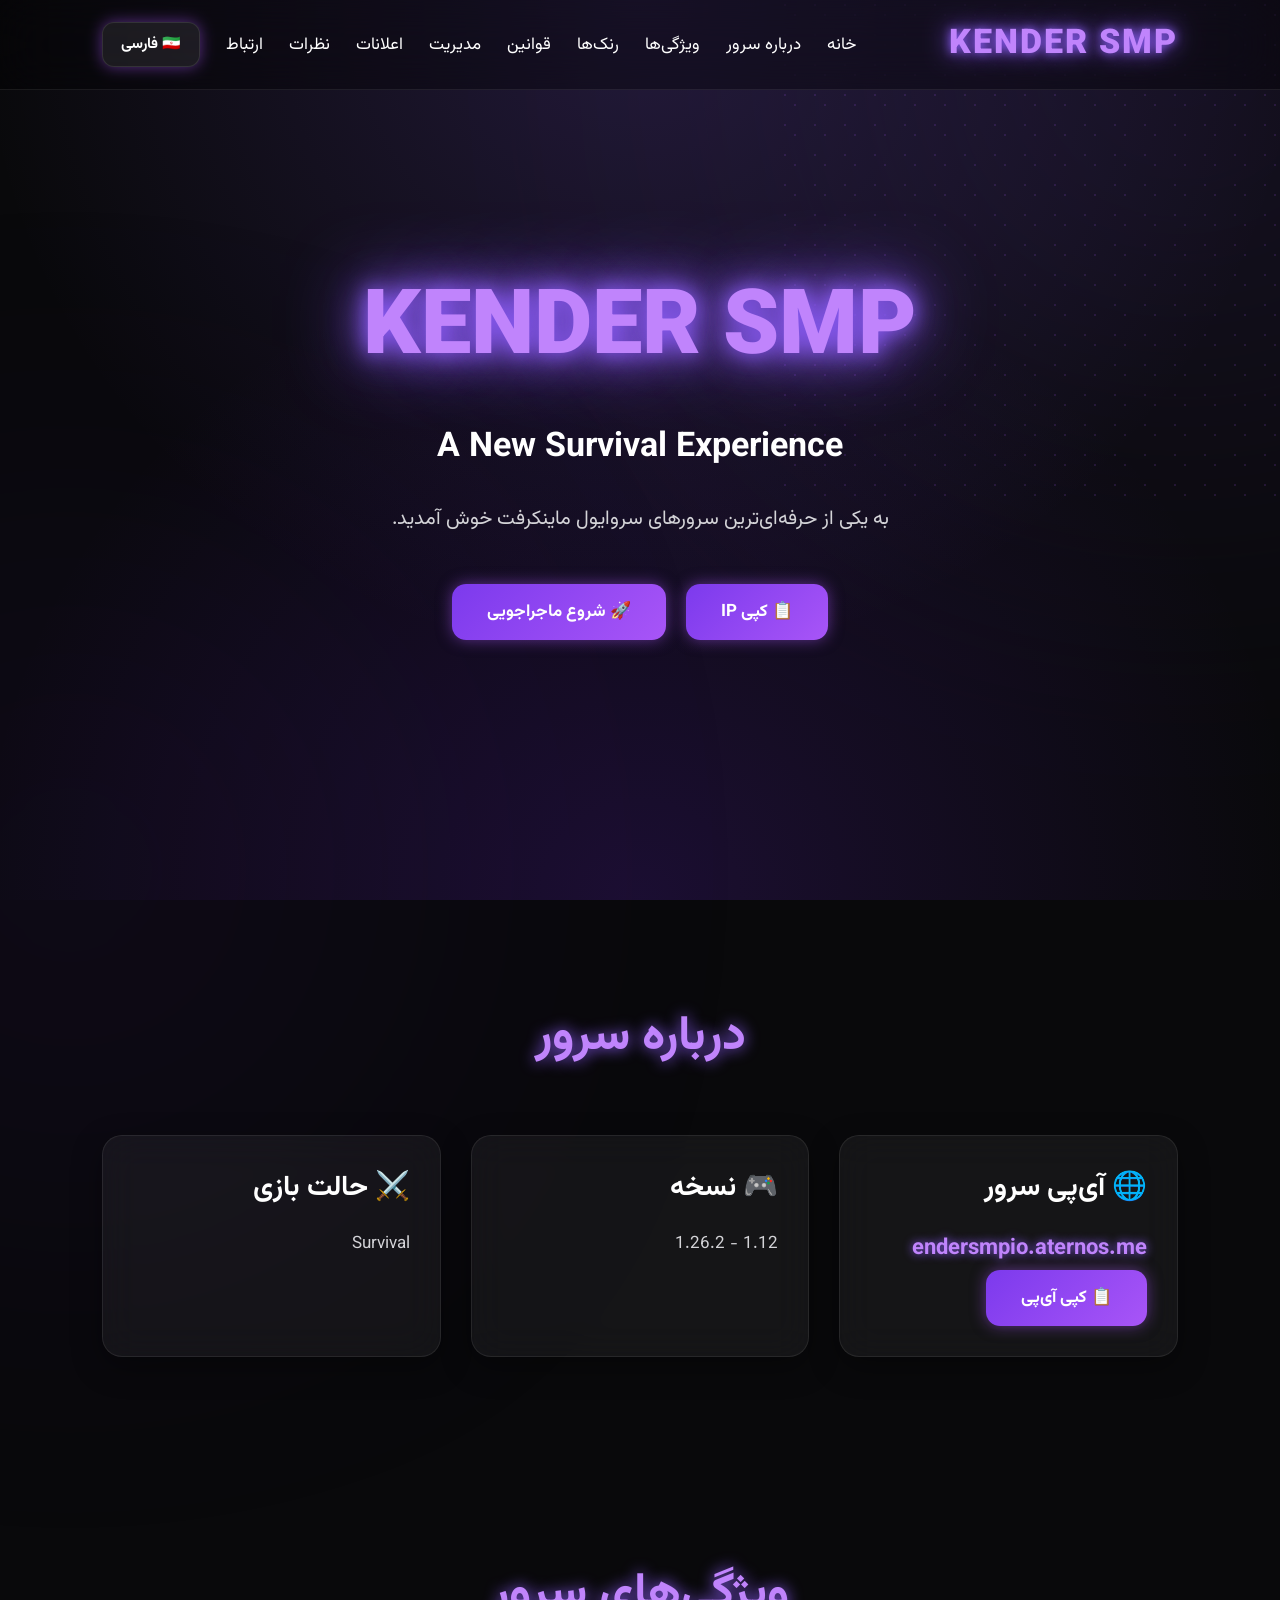
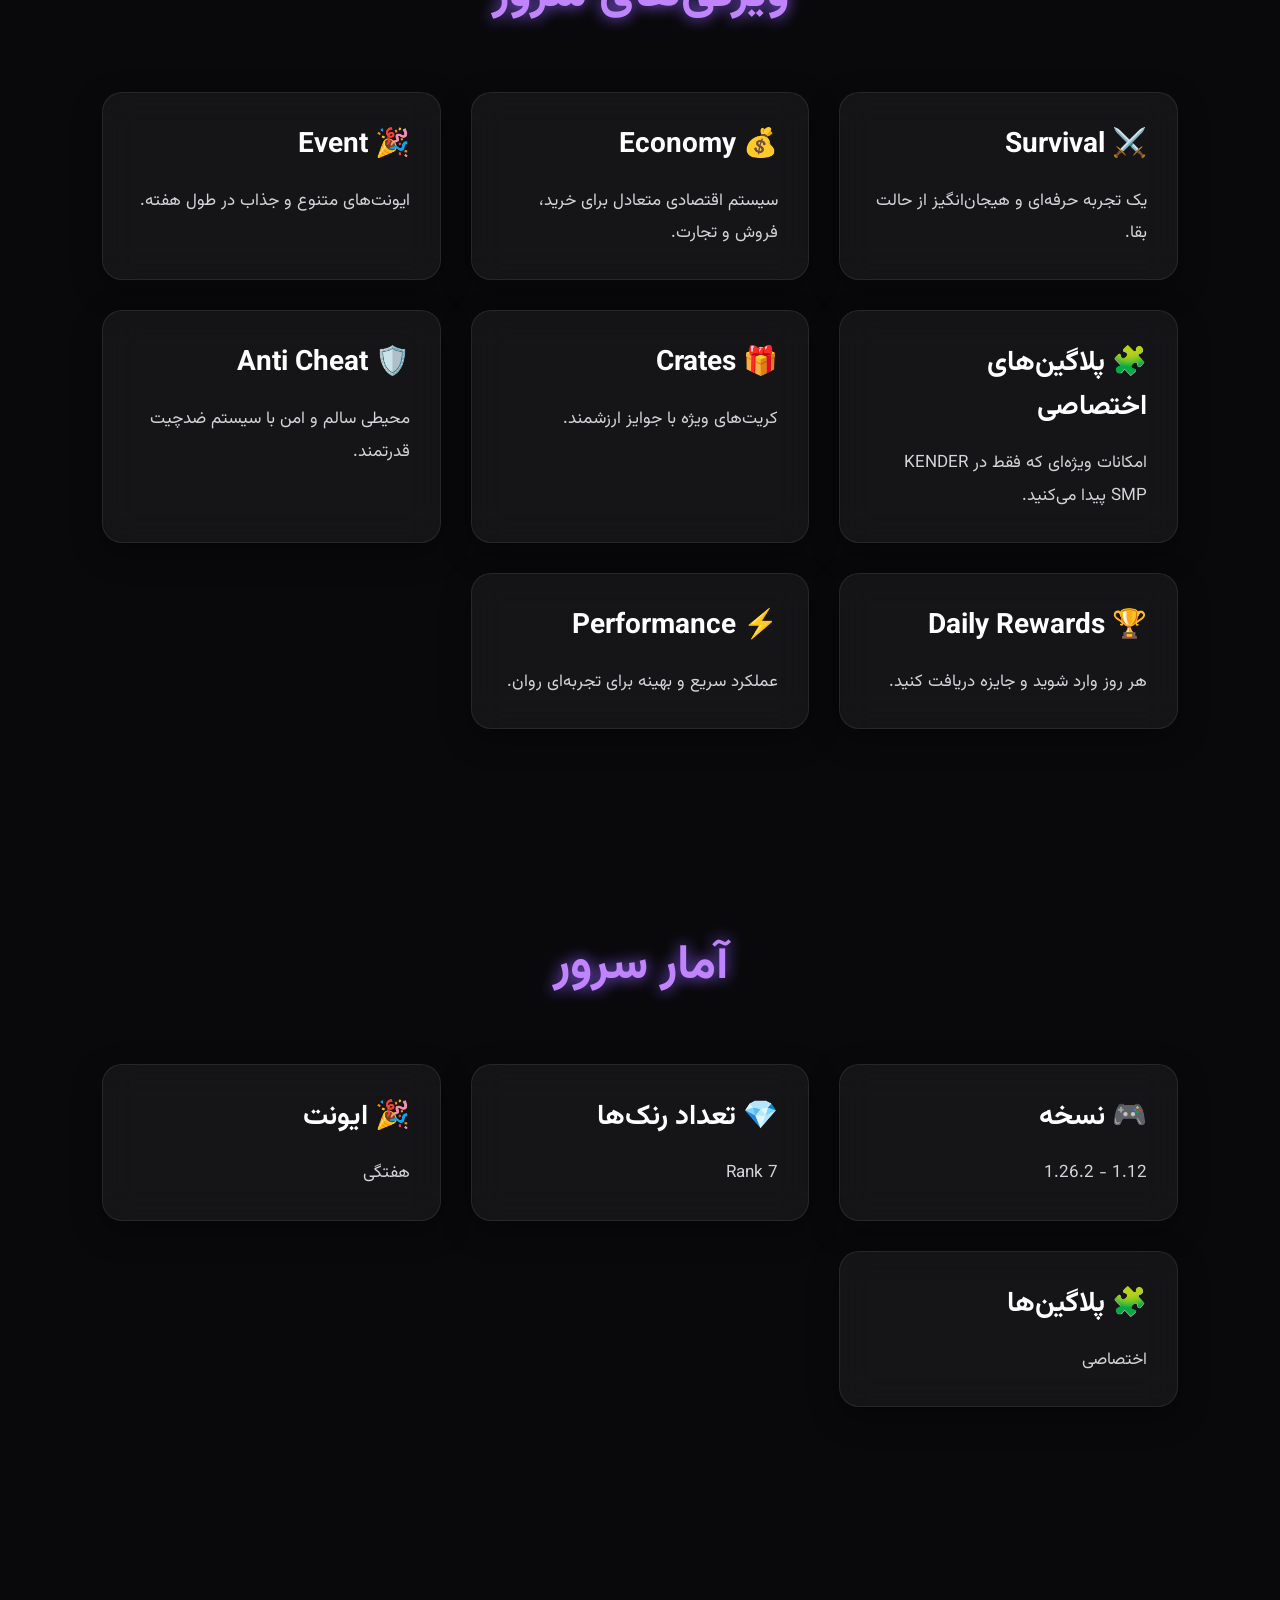
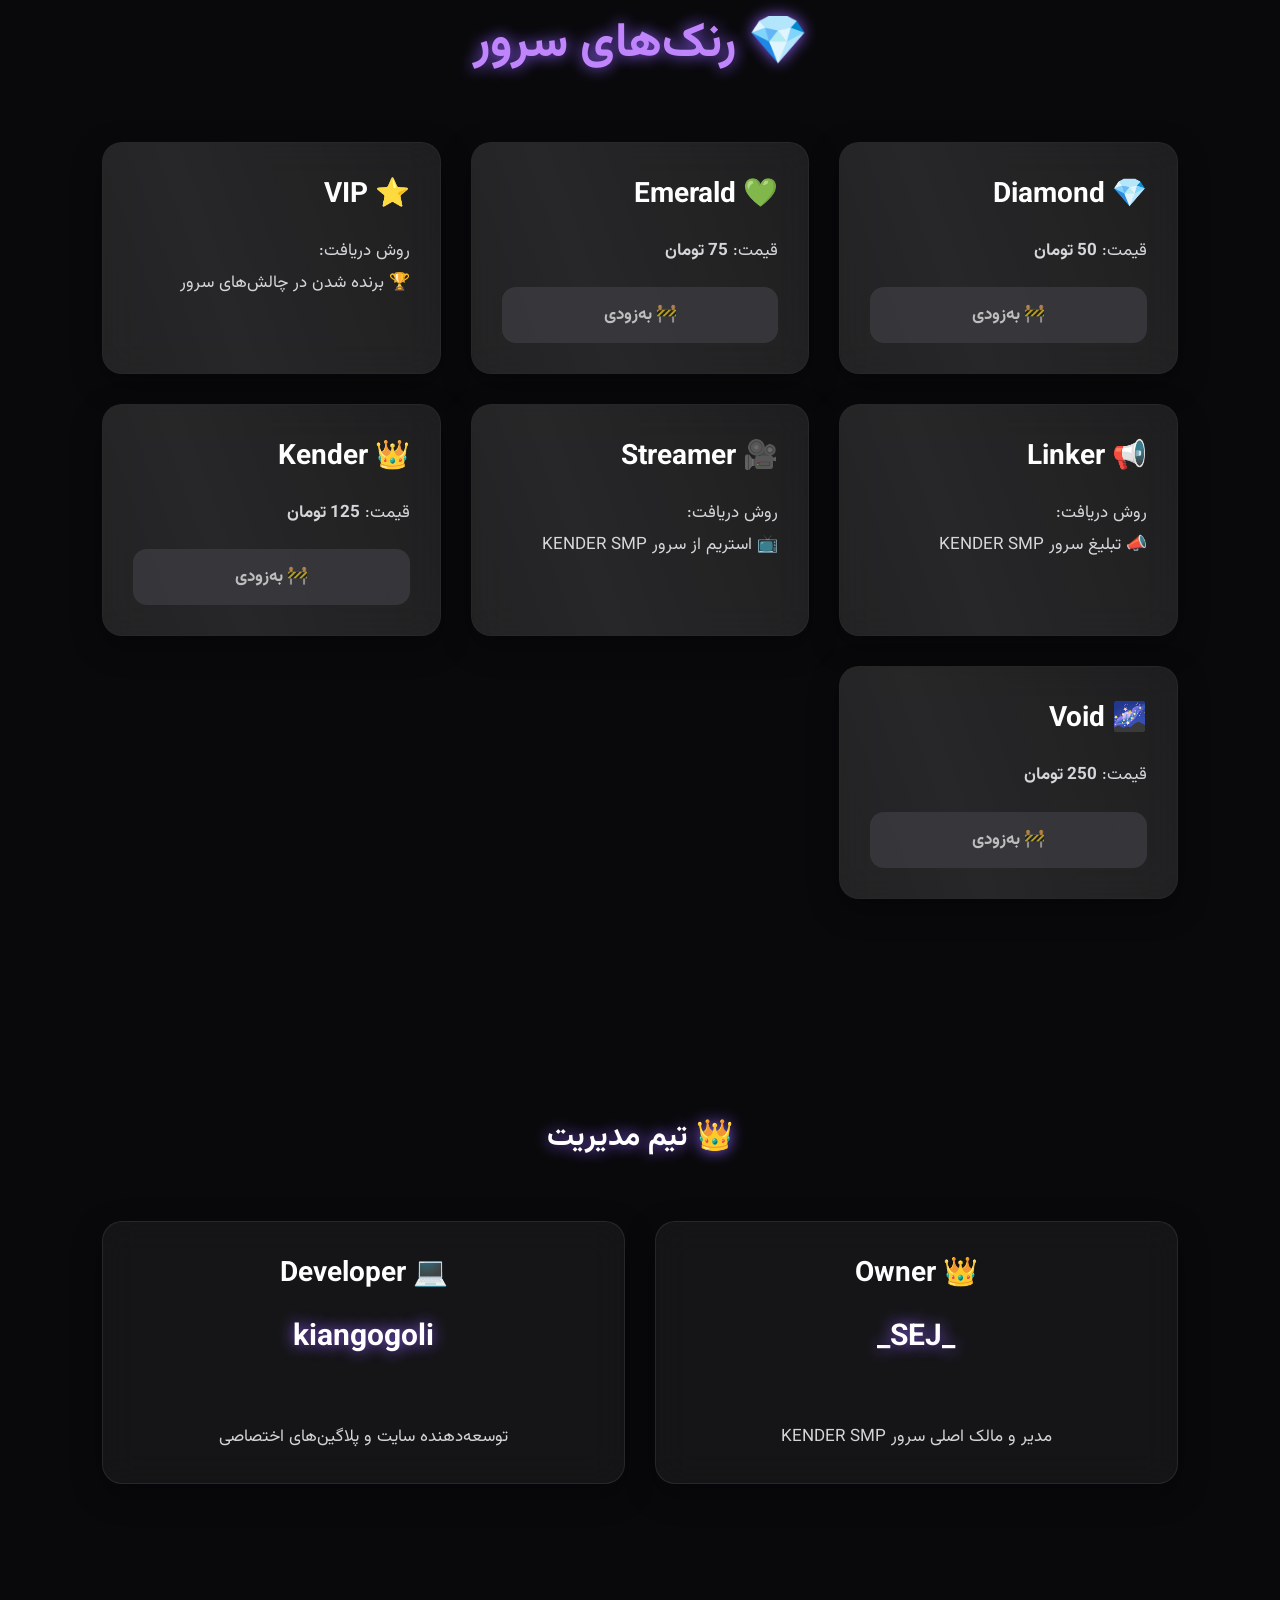
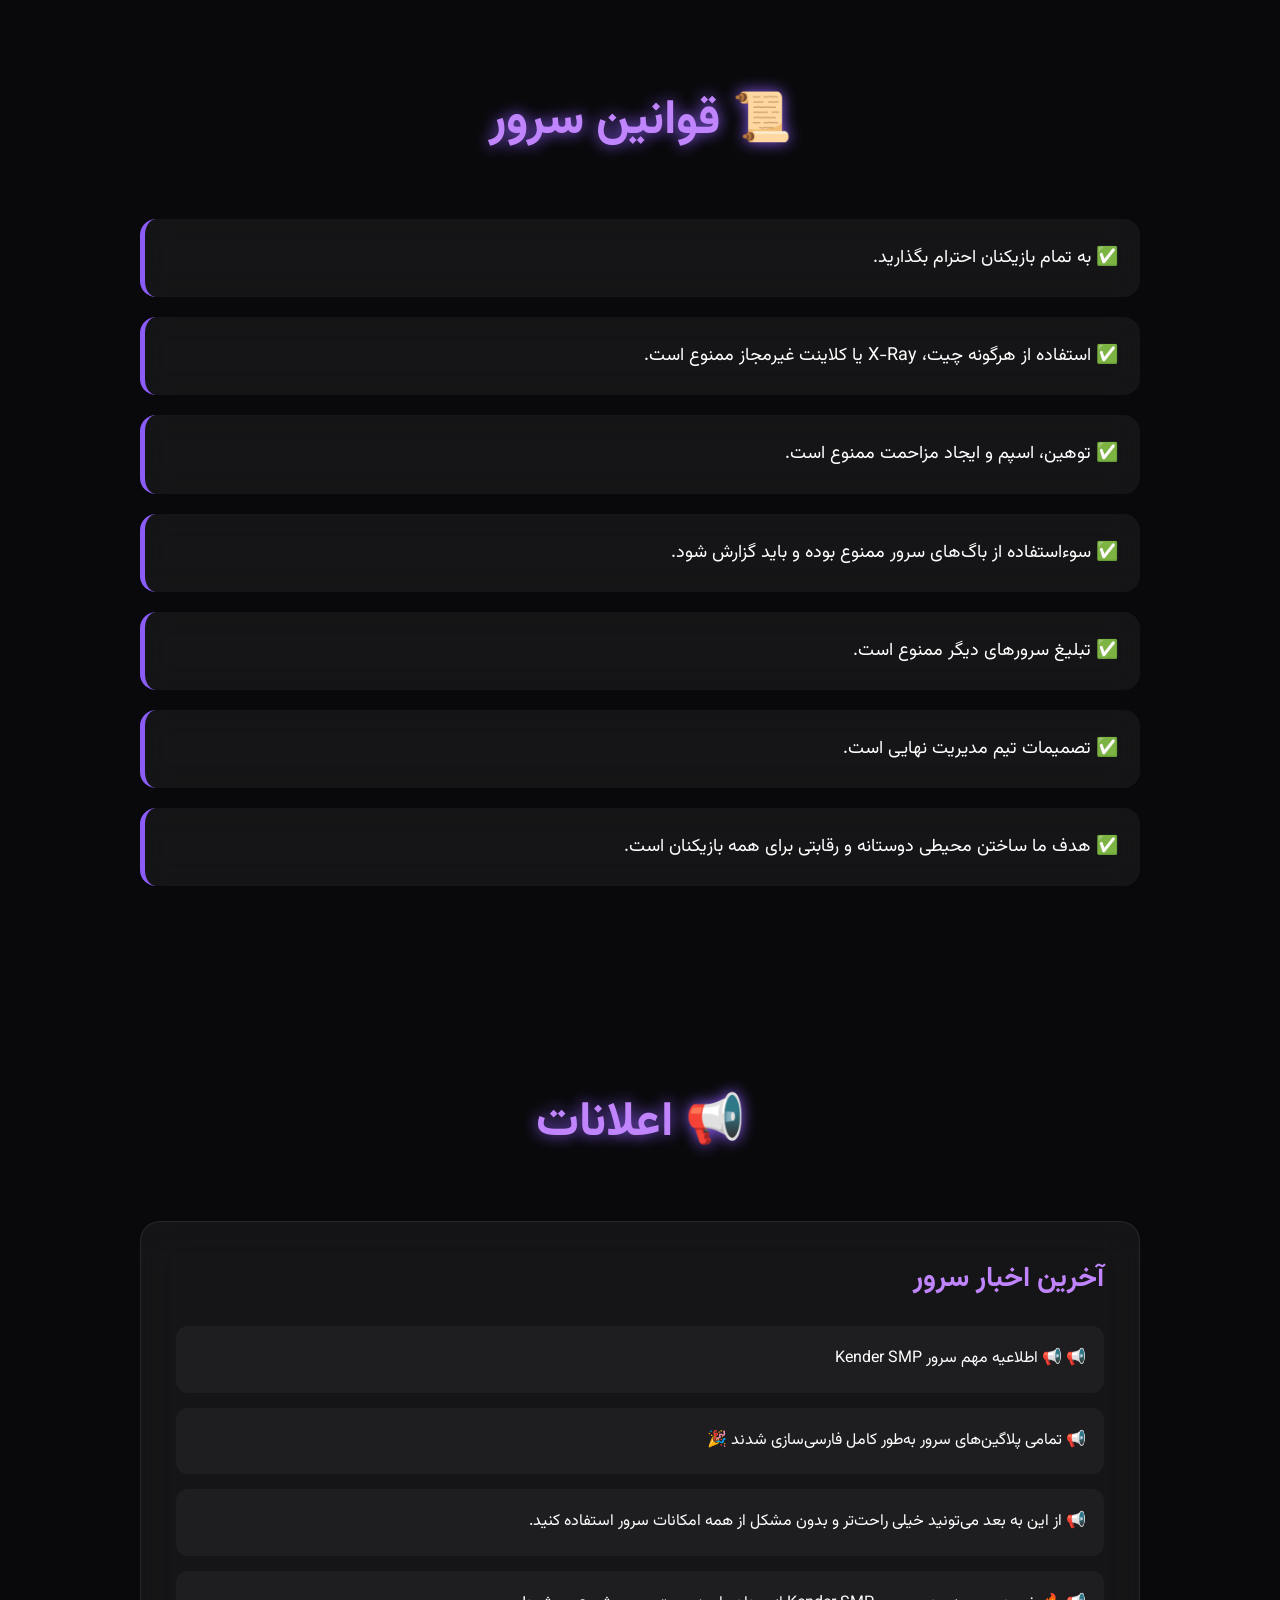
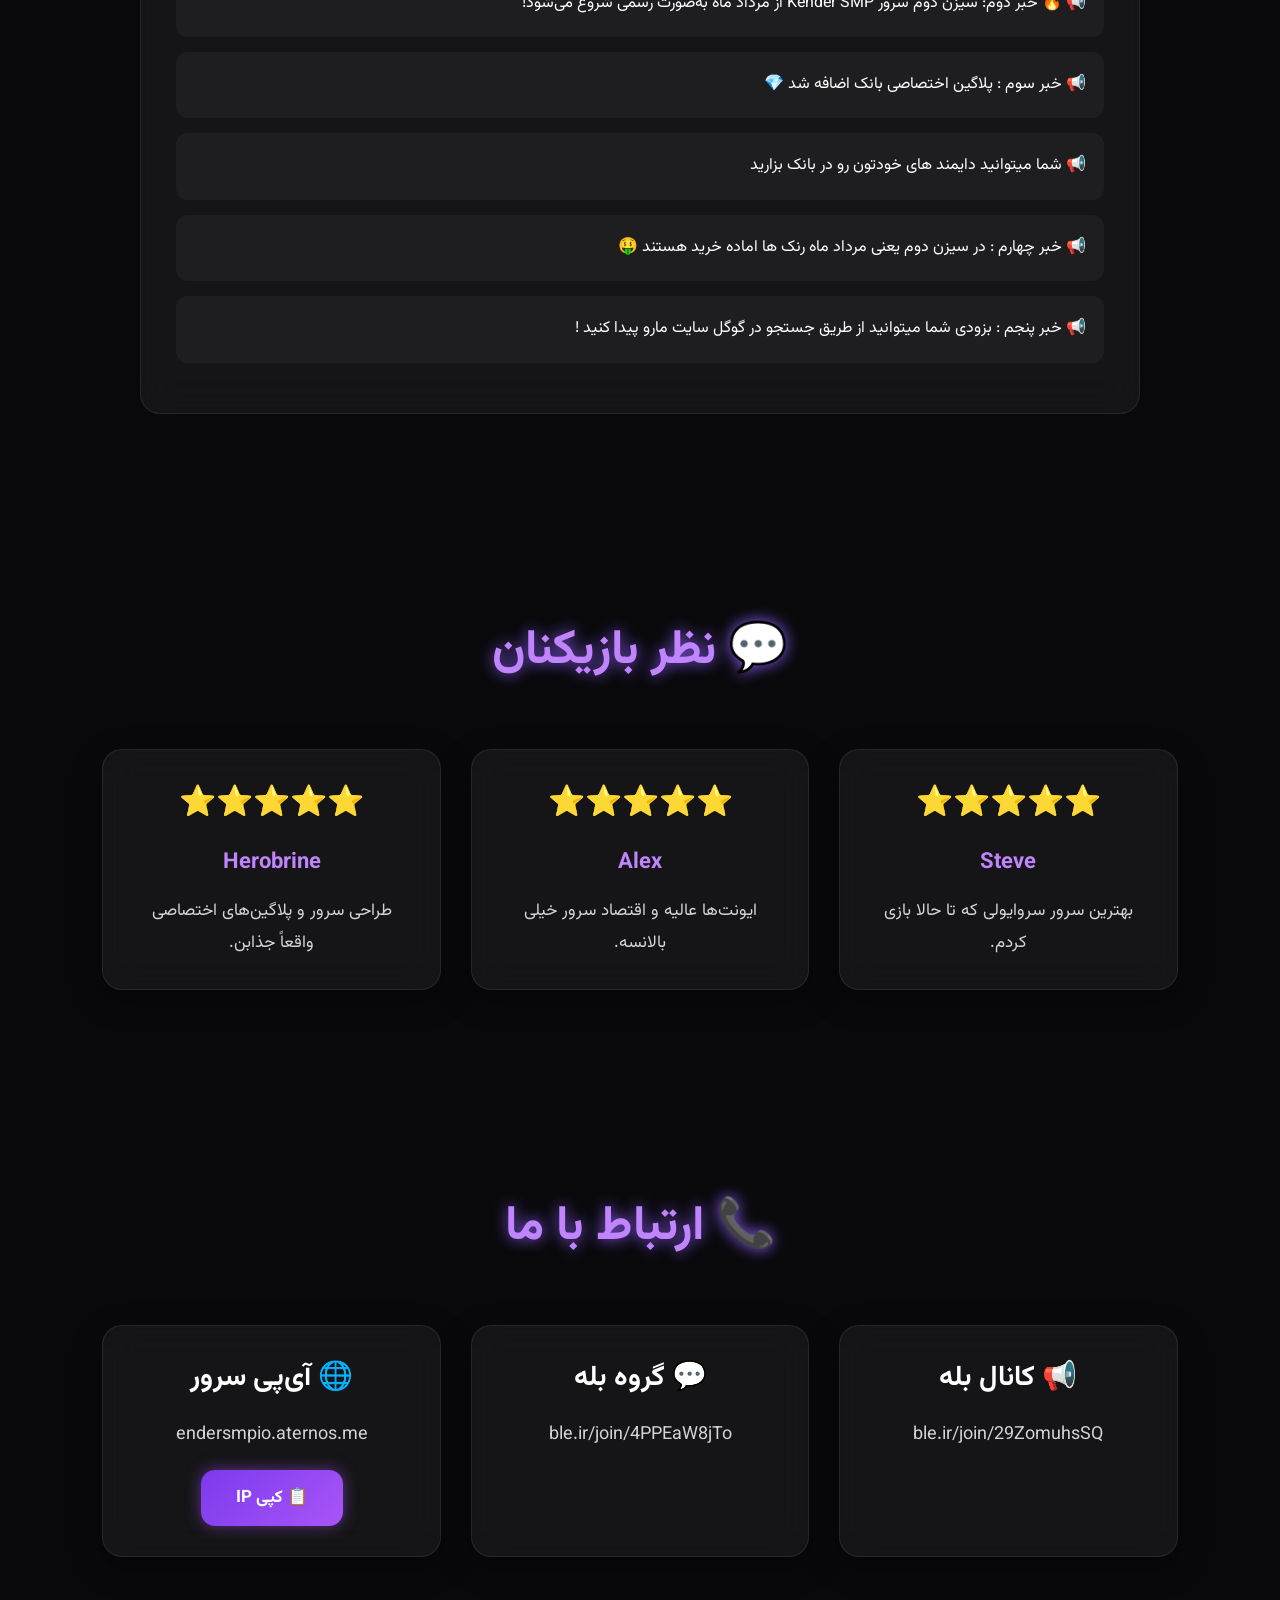
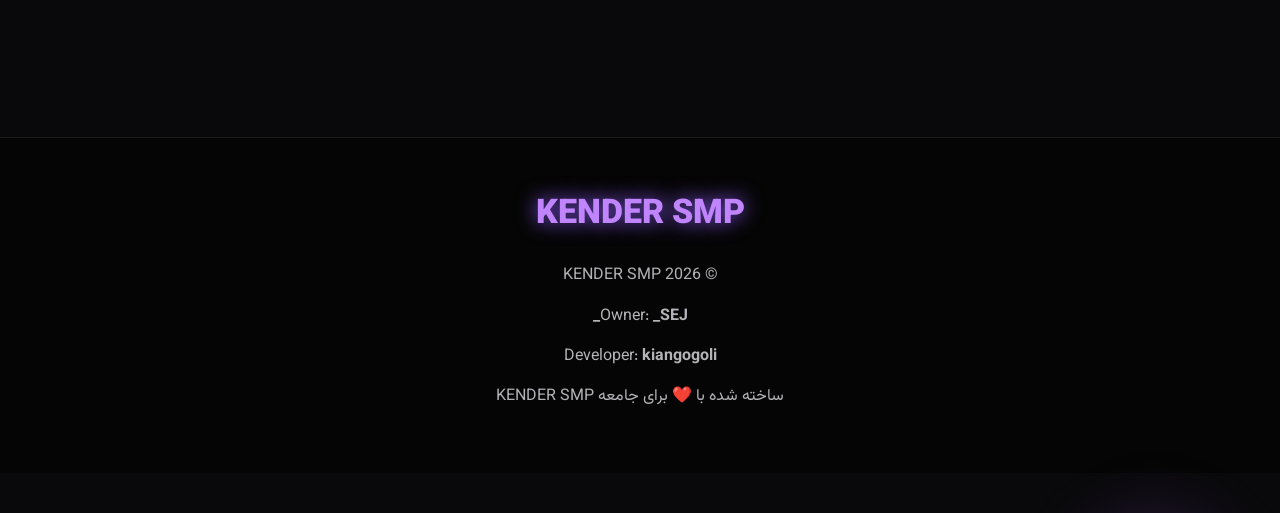
<file: index.html>
<!DOCTYPE html>
<html lang="fa" dir="rtl">

<head>
<meta charset="UTF-8">
<meta name="viewport" content="width=device-width, initial-scale=1.0">

<title>KENDER SMP | Official Website</title>

<meta name="description" content="وبسایت رسمی سرور KENDER SMP">

<link rel="stylesheet" href="style.css">

<link rel="preconnect" href="https://fonts.googleapis.com">
<link rel="preconnect" href="https://fonts.gstatic.com" crossorigin>

<link href="https://fonts.googleapis.com/css2?family=Vazirmatn:wght@300;400;500;700;900&display=swap" rel="stylesheet">

<link rel="icon" href="favicon.png">

</head>

<body>

<div class="background"></div>

<div class="particles"></div>

<nav>

<div class="logo">
KENDER SMP
</div>

<ul>

<li><a href="#home">خانه</a></li>

<li><a href="#about">درباره سرور</a></li>

<li><a href="#features">ویژگی‌ها</a></li>

<li><a href="#ranks">رنک‌ها</a></li>

<li><a href="#rules">قوانین</a></li>

<li><a href="#staff">مدیریت</a></li>

<li><a href="#news">اعلانات</a></li>

<li><a href="#reviews">نظرات</a></li>

<li><a href="#contact">ارتباط</a></li>

<li>
<button id="languageButton">
🇮🇷 فارسی
</button>
</li>

</ul>

</nav>

<header id="home">

<div class="hero">

<h1>
KENDER SMP
</h1>

<h2>
A New Survival Experience
</h2>

<p>

به یکی از حرفه‌ای‌ترین سرورهای سروایول ماینکرفت خوش آمدید.

</p>

<div class="heroButtons">

<button onclick="copyIP()">

📋 کپی IP

</button>

<a href="#about">

<button>

🚀 شروع ماجراجویی

</button>

</a>

</div>

</div>

</header><!-- ===== About ===== -->

<section id="about">

<h2>درباره سرور</h2>

<div class="cards">

<div class="card">

<h3>🌐 آی‌پی سرور</h3>

<p id="ip">
endersmpio.aternos.me
</p>

<button onclick="copyIP()">
📋 کپی آی‌پی
</button>

</div>

<div class="card">

<h3>🎮 نسخه</h3>

<p>

1.12 - 1.26.2

</p>

</div>

<div class="card">

<h3>⚔️ حالت بازی</h3>

<p>

Survival

</p>

</div>

</div>

</section>

<!-- ===== Features ===== -->

<section id="features">

<h2>

ویژگی‌های سرور

</h2>

<div class="cards">

<div class="card">

<h3>⚔️ Survival</h3>

<p>

یک تجربه حرفه‌ای و هیجان‌انگیز از حالت بقا.

</p>

</div>

<div class="card">

<h3>💰 Economy</h3>

<p>

سیستم اقتصادی متعادل برای خرید، فروش و تجارت.

</p>

</div>

<div class="card">

<h3>🎉 Event</h3>

<p>

ایونت‌های متنوع و جذاب در طول هفته.

</p>

</div>

<div class="card">

<h3>🧩 پلاگین‌های اختصاصی</h3>

<p>

امکانات ویژه‌ای که فقط در KENDER SMP پیدا می‌کنید.

</p>

</div>

<div class="card">

<h3>🎁 Crates</h3>

<p>

کریت‌های ویژه با جوایز ارزشمند.

</p>

</div>

<div class="card">

<h3>🛡️ Anti Cheat</h3>

<p>

محیطی سالم و امن با سیستم ضدچیت قدرتمند.

</p>

</div>

<div class="card">

<h3>🏆 Daily Rewards</h3>

<p>

هر روز وارد شوید و جایزه دریافت کنید.

</p>

</div>

<div class="card">

<h3>⚡ Performance</h3>

<p>

عملکرد سریع و بهینه برای تجربه‌ای روان.

</p>

</div>

</div>

</section>

<!-- ===== Stats ===== -->

<section id="stats">

<h2>

آمار سرور

</h2>

<div class="cards">

<div class="card">

<h3>

🎮 نسخه

</h3>

<p>

1.12 - 1.26.2

</p>

</div>

<div class="card">

<h3>

💎 تعداد رنک‌ها

</h3>

<p>

7 Rank

</p>

</div>

<div class="card">

<h3>

🎉 ایونت

</h3>

<p>

هفتگی

</p>

</div>

<div class="card">

<h3>

🧩 پلاگین‌ها

</h3>

<p>

اختصاصی

</p>

</div>

</div>

</section><!-- ===== Ranks ===== -->

<section id="ranks">

<h2>💎 رنک‌های سرور</h2>

<div class="cards">

<div class="card">
<h3>💎 Diamond</h3>
<p>قیمت: <strong>50 تومان</strong></p>
<button disabled>🚧 به‌زودی</button>
</div>

<div class="card">
<h3>💚 Emerald</h3>
<p>قیمت: <strong>75 تومان</strong></p>
<button disabled>🚧 به‌زودی</button>
</div>

<div class="card">
<h3>⭐ VIP</h3>
<p>روش دریافت:</p>
<p>🏆 برنده شدن در چالش‌های سرور</p>
</div>

<div class="card">
<h3>📢 Linker</h3>
<p>روش دریافت:</p>
<p>📣 تبلیغ سرور KENDER SMP</p>
</div>

<div class="card">
<h3>🎥 Streamer</h3>
<p>روش دریافت:</p>
<p>📺 استریم از سرور KENDER SMP</p>
</div>

<div class="card">
<h3>👑 Kender</h3>
<p>قیمت: <strong>125 تومان</strong></p>
<button disabled>🚧 به‌زودی</button>
</div>

<div class="card">
<h3>🌌 Void</h3>
<p>قیمت: <strong>250 تومان</strong></p>
<button disabled>🚧 به‌زودی</button>
</div>

</div>

</section>

<!-- ===== Staff ===== -->

<section id="staff">

<h2>👑 تیم مدیریت</h2>

<div class="cards">

<div class="card">

<h3>👑 Owner</h3>

<h2>_SEJ_</h2>

<p>مدیر و مالک اصلی سرور KENDER SMP</p>

</div>

<div class="card">

<h3>💻 Developer</h3>

<h2>kiangogoli</h2>

<p>توسعه‌دهنده سایت و پلاگین‌های اختصاصی</p>

</div>

</div>

</section>

<!-- ===== Rules ===== -->

<section id="rules">

<h2>📜 قوانین سرور</h2>

<div class="rules">

<p>✅ به تمام بازیکنان احترام بگذارید.</p>

<p>✅ استفاده از هرگونه چیت، X-Ray یا کلاینت غیرمجاز ممنوع است.</p>

<p>✅ توهین، اسپم و ایجاد مزاحمت ممنوع است.</p>

<p>✅ سوءاستفاده از باگ‌های سرور ممنوع بوده و باید گزارش شود.</p>

<p>✅ تبلیغ سرورهای دیگر ممنوع است.</p>

<p>✅ تصمیمات تیم مدیریت نهایی است.</p>

<p>✅ هدف ما ساختن محیطی دوستانه و رقابتی برای همه بازیکنان است.</p>

</div>

</section><!-- ===== Announcements ===== -->

<section id="news">

<h2>📢 اعلانات</h2>

<div class="announcementBox">

<h3>آخرین اخبار سرور</h3>

<div id="announcementList">

<p>در حال دریافت اعلانات...</p>

</div>

</div>

</section>

<!-- ===== Reviews ===== -->

<section id="reviews">

<h2>💬 نظر بازیکنان</h2>

<div class="cards">

<div class="card">

<h3>⭐⭐⭐⭐⭐</h3>

<h4>Steve</h4>

<p>

بهترین سرور سروایولی که تا حالا بازی کردم.

</p>

</div>

<div class="card">

<h3>⭐⭐⭐⭐⭐</h3>

<h4>Alex</h4>

<p>

ایونت‌ها عالیه و اقتصاد سرور خیلی بالانسه.

</p>

</div>

<div class="card">

<h3>⭐⭐⭐⭐⭐</h3>

<h4>Herobrine</h4>

<p>

طراحی سرور و پلاگین‌های اختصاصی واقعاً جذابن.

</p>

</div>

</div>

</section>

<!-- ===== Contact ===== -->

<section id="contact">

<h2>📞 ارتباط با ما</h2>

<div class="cards">

<div class="card">

<h3>📢 کانال بله</h3>

<p>

ble.ir/join/29ZomuhsSQ

</p>

</div>

<div class="card">

<h3>💬 گروه بله</h3>

<p>

ble.ir/join/4PPEaW8jTo

</p>

</div>

<div class="card">

<h3>🌐 آی‌پی سرور</h3>

<p>

endersmpio.aternos.me

</p>

<button onclick="copyIP()">

📋 کپی IP

</button>

</div>

</div>

</section>

<!-- ===== Footer ===== -->

<footer>

<div class="footerLogo">

KENDER SMP

</div>

<p>

© 2026 KENDER SMP

</p>

<p>

Owner: <strong>_SEJ_</strong>

</p>

<p>

Developer: <strong>kiangogoli</strong>

</p>

<p>

ساخته شده با ❤️ برای جامعه KENDER SMP

</p>

</footer>

<script src="script.js"></script>

</body>

</html>
</file>
<file: style.css>
/* ===================================
      KENDER SMP Official Website
          STYLE.CSS
=================================== */

*{
margin:0;
padding:0;
box-sizing:border-box;
font-family:"Vazirmatn",sans-serif;
scroll-behavior:smooth;
}

body{

background:#09090b;

color:#ffffff;

overflow-x:hidden;

}

/* Scrollbar */

::-webkit-scrollbar{

width:10px;

}

::-webkit-scrollbar-track{

background:#0b0b0b;

}

::-webkit-scrollbar-thumb{

background:#8b5cf6;

border-radius:50px;

}

::-webkit-scrollbar-thumb:hover{

background:#a855f7;

}

/* Background */

.background{

position:fixed;

top:0;

left:0;

width:100%;

height:100%;

z-index:-5;

background:

radial-gradient(circle at top,#8b5cf630,transparent 60%),

radial-gradient(circle at bottom,#6d28d930,transparent 60%),

#09090b;

}

/* Floating Particles */

.particles{

position:fixed;

top:0;

left:0;

width:100%;

height:100%;

pointer-events:none;

z-index:-4;

overflow:hidden;

}

.particles::before,

.particles::after{

content:"";

position:absolute;

width:500px;

height:500px;

background:radial-gradient(#a855f7 1px,transparent 1px);

background-size:30px 30px;

opacity:.15;

animation:particleMove 45s linear infinite;

}

.particles::after{

animation-duration:70s;

transform:rotate(180deg);

}

@keyframes particleMove{

0%{

transform:translateY(0);

}

100%{

transform:translateY(-1000px);

}

}

/* Navbar */

nav{

position:fixed;

top:0;

left:0;

width:100%;

display:flex;

justify-content:space-between;

align-items:center;

padding:18px 8%;

background:rgba(0,0,0,.35);

backdrop-filter:blur(18px);

border-bottom:1px solid rgba(255,255,255,.08);

z-index:999;

transition:.35s;

}

.logo{

font-size:34px;

font-weight:900;

letter-spacing:2px;

color:#c084fc;

text-shadow:

0 0 10px #8b5cf6,

0 0 25px #8b5cf6;

animation:logoFloat 4s ease infinite;

}

@keyframes logoFloat{

0%,100%{

transform:translateY(0);

}

50%{

transform:translateY(-6px);

}

}

nav ul{

display:flex;

align-items:center;

gap:26px;

list-style:none;

}

nav ul li a{

color:white;

text-decoration:none;

font-size:17px;

transition:.3s;

position:relative;

}

nav ul li a:hover{

color:#c084fc;

}

nav ul li a::after{

content:"";

position:absolute;

bottom:-6px;

left:0;

width:0;

height:2px;

background:#a855f7;

transition:.35s;

}

nav ul li a:hover::after{

width:100%;

}/* ================= Hero ================= */

header{

height:100vh;

display:flex;

justify-content:center;

align-items:center;

text-align:center;

padding:0 20px;

}

.hero{

max-width:900px;

animation:fadeUp 1s ease;

}

.hero h1{

font-size:90px;

font-weight:900;

color:#c084fc;

text-shadow:

0 0 20px #8b5cf6,

0 0 40px #8b5cf6,

0 0 80px #8b5cf6;

margin-bottom:20px;

}

.hero h2{

font-size:34px;

font-weight:700;

margin-bottom:25px;

color:#ffffff;

}

.hero p{

font-size:20px;

line-height:2;

color:#d4d4d8;

margin-bottom:45px;

}

.heroButtons{

display:flex;

justify-content:center;

gap:20px;

flex-wrap:wrap;

}

/* ================= Buttons ================= */

button{

padding:15px 35px;

border:none;

border-radius:14px;

background:linear-gradient(135deg,#7c3aed,#a855f7);

color:#fff;

font-size:17px;

font-weight:700;

cursor:pointer;

transition:.35s;

box-shadow:

0 0 15px rgba(168,85,247,.5);

}

button:hover{

transform:translateY(-6px);

box-shadow:

0 0 25px #8b5cf6,

0 0 45px #8b5cf6;

}

button:disabled{

background:#3f3f46;

cursor:not-allowed;

box-shadow:none;

opacity:.75;

}

/* ================= Sections ================= */

section{

padding:100px 8%;

}

section h2{

text-align:center;

font-size:48px;

margin-bottom:60px;

color:#c084fc;

text-shadow:

0 0 15px #8b5cf6;

}

/* ================= Cards ================= */

.cards{

display:grid;

grid-template-columns:repeat(auto-fit,minmax(280px,1fr));

gap:30px;

}

.card{

background:rgba(255,255,255,.05);

backdrop-filter:blur(18px);

border:1px solid rgba(255,255,255,.08);

border-radius:20px;

padding:30px;

transition:.4s;

box-shadow:

0 10px 30px rgba(0,0,0,.35);

}

.card:hover{

transform:translateY(-10px) scale(1.03);

border-color:#a855f7;

box-shadow:

0 0 20px #8b5cf6,

0 0 40px rgba(168,85,247,.35);

}

.card h3{

font-size:28px;

margin-bottom:18px;

color:#ffffff;

}

.card h4{

font-size:22px;

margin:12px 0;

color:#c084fc;

}

.card p{

font-size:17px;

line-height:1.9;

color:#d4d4d8;

}

/* ================= Fade Animation ================= */

@keyframes fadeUp{

from{

opacity:0;

transform:translateY(60px);

}

to{

opacity:1;

transform:translateY(0);

}

}

section{

animation:fadeUp .8s ease;

}/* ================= Rules ================= */

.rules{

max-width:1000px;

margin:auto;

display:flex;

flex-direction:column;

gap:20px;

}

.rules p{

padding:22px;

border-radius:16px;

background:rgba(255,255,255,.05);

border-left:5px solid #8b5cf6;

backdrop-filter:blur(15px);

font-size:18px;

transition:.35s;

}

.rules p:hover{

transform:translateX(-10px);

background:rgba(139,92,246,.15);

}

/* ================= Announcement ================= */

.announcementBox{

max-width:1000px;

margin:auto;

padding:35px;

background:rgba(255,255,255,.05);

border-radius:20px;

backdrop-filter:blur(20px);

border:1px solid rgba(255,255,255,.08);

}

.announcementBox h3{

margin-bottom:25px;

font-size:28px;

color:#c084fc;

}

#announcementList p{

padding:18px;

margin-bottom:15px;

background:rgba(255,255,255,.04);

border-radius:12px;

transition:.3s;

}

#announcementList p:hover{

background:rgba(168,85,247,.15);

}

/* ================= Reviews ================= */

#reviews .card{

text-align:center;

}

#reviews h4{

font-size:22px;

margin:15px 0;

color:#c084fc;

}

#reviews h3{

font-size:30px;

}

/* ================= Staff ================= */

#staff .card{

text-align:center;

}

#staff h2{

margin-top:15px;

font-size:30px;

color:#ffffff;

}

#staff p{

margin-top:15px;

}

/* ================= Rank Cards ================= */

#ranks .card{

position:relative;

overflow:hidden;

}

#ranks .card::before{

content:"";

position:absolute;

top:-100%;

left:-100%;

width:250%;

height:250%;

background:linear-gradient(

45deg,

transparent,

rgba(255,255,255,.08),

transparent

);

transform:rotate(25deg);

transition:.8s;

}

#ranks .card:hover::before{

top:100%;

left:100%;

}

#ranks button{

margin-top:20px;

width:100%;

}

/* ================= Contact ================= */

#contact .card{

text-align:center;

}

#contact p{

word-break:break-word;

font-size:18px;

margin:18px 0;

}

/* ================= Footer ================= */

footer{

margin-top:80px;

padding:50px 20px;

text-align:center;

background:#050505;

border-top:1px solid rgba(255,255,255,.08);

}

.footerLogo{

font-size:34px;

font-weight:900;

color:#c084fc;

margin-bottom:20px;

text-shadow:

0 0 20px #8b5cf6;

}

footer p{

margin:10px 0;

color:#b4b4b8;

font-size:16px;

}/* ================= Hover Effects ================= */

.card{

cursor:pointer;

}

.card:hover h3{

color:#c084fc;

transition:.3s;

}

.card:hover p{

color:#ffffff;

transition:.3s;

}

/* ================= Image Glow ================= */

img{

max-width:100%;

display:block;

}

.glow{

box-shadow:

0 0 20px #8b5cf6,

0 0 40px #8b5cf6;

border-radius:18px;

}

/* ================= Neon Line ================= */

.line{

width:120px;

height:4px;

margin:15px auto 50px;

border-radius:50px;

background:linear-gradient(

90deg,

#8b5cf6,

#c084fc,

#8b5cf6

);

box-shadow:

0 0 20px #8b5cf6;

}

/* ================= Floating Animation ================= */

.float{

animation:floating 4s ease-in-out infinite;

}

@keyframes floating{

0%{

transform:translateY(0);

}

50%{

transform:translateY(-12px);

}

100%{

transform:translateY(0);

}

}

/* ================= Pulse ================= */

.pulse{

animation:pulse 2s infinite;

}

@keyframes pulse{

0%{

box-shadow:0 0 0 rgba(168,85,247,.5);

}

50%{

box-shadow:

0 0 25px rgba(168,85,247,.8);

}

100%{

box-shadow:0 0 0 rgba(168,85,247,.5);

}

}

/* ================= Responsive ================= */

@media(max-width:992px){

nav{

flex-direction:column;

padding:20px;

}

nav ul{

flex-wrap:wrap;

justify-content:center;

gap:15px;

}

.hero h1{

font-size:70px;

}

.hero h2{

font-size:28px;

}

section{

padding:80px 6%;

}

}

@media(max-width:768px){

.hero h1{

font-size:48px;

}

.hero h2{

font-size:24px;

}

.hero p{

font-size:17px;

}

.heroButtons{

flex-direction:column;

}

button{

width:100%;

}

.cards{

grid-template-columns:1fr;

}

section h2{

font-size:36px;

}

}

@media(max-width:480px){

.logo{

font-size:26px;

}

.hero h1{

font-size:38px;

}

.hero h2{

font-size:20px;

}

.hero p{

font-size:15px;

}

nav ul li a{

font-size:15px;

}

.card{

padding:22px;

}

footer{

padding:35px 15px;

}

}/* ================= Language Button ================= */

#languageButton{

padding:10px 18px;

border-radius:12px;

font-size:15px;

font-weight:700;

background:rgba(255,255,255,.08);

border:1px solid rgba(255,255,255,.1);

transition:.35s;

}

#languageButton:hover{

background:#8b5cf6;

}

/* ================= Copy IP ================= */

#ip{

font-size:22px;

font-weight:700;

color:#c084fc;

text-shadow:

0 0 10px #8b5cf6;

word-break:break-word;

}

/* ================= Rank Hover ================= */

#ranks .card:hover{

transform:

translateY(-12px)

scale(1.05);

}

/* ================= Button Shine ================= */

button{

position:relative;

overflow:hidden;

}

button::before{

content:"";

position:absolute;

top:0;

left:-120%;

width:100%;

height:100%;

background:

linear-gradient(

90deg,

transparent,

rgba(255,255,255,.35),

transparent

);

transition:.7s;

}

button:hover::before{

left:120%;

}

/* ================= Smooth Reveal ================= */

.hidden{

opacity:0;

transform:translateY(50px);

transition:1s;

}

.show{

opacity:1;

transform:translateY(0);

}

/* ================= Glass Effect ================= */

.glass{

background:rgba(255,255,255,.05);

backdrop-filter:blur(20px);

border:1px solid rgba(255,255,255,.08);

}

/* ================= Neon Shadow ================= */

.neon{

box-shadow:

0 0 20px #8b5cf6,

0 0 40px #8b5cf6,

0 0 80px rgba(139,92,246,.5);

}

/* ================= Selection ================= */

::selection{

background:#8b5cf6;

color:#fff;

}

/* ================= Links ================= */

a{

color:inherit;

text-decoration:none;

}

/* ================= Inputs ================= */

input,

textarea{

width:100%;

padding:15px;

margin-top:15px;

border:none;

outline:none;

border-radius:14px;

background:#18181b;

color:#fff;

border:1px solid rgba(255,255,255,.08);

transition:.3s;

}

input:focus,

textarea:focus{

border-color:#8b5cf6;

box-shadow:

0 0 20px rgba(139,92,246,.4);

}

/* ================= Loading ================= */

.loader{

width:60px;

height:60px;

border-radius:50%;

border:5px solid rgba(255,255,255,.1);

border-top:5px solid #8b5cf6;

animation:spin 1s linear infinite;

margin:auto;

}

@keyframes spin{

100%{

transform:rotate(360deg);

}

}/* ==========================================
            FINAL EFFECTS
========================================== */

/* Smooth Scrolling */

html{

scroll-behavior:smooth;

}

/* Fade In */

.fadeIn{

animation:fadeIn .8s ease;

}

@keyframes fadeIn{

from{

opacity:0;

}

to{

opacity:1;

}

}

/* Scale Animation */

.scale{

animation:scale .5s ease;

}

@keyframes scale{

from{

transform:scale(.9);

opacity:0;

}

to{

transform:scale(1);

opacity:1;

}

}

/* Floating Background Glow */

.background::before{

content:"";

position:absolute;

width:600px;

height:600px;

top:-250px;

right:-200px;

background:#8b5cf6;

filter:blur(220px);

opacity:.18;

border-radius:50%;

animation:moveGlow1 10s ease-in-out infinite;

}

.background::after{

content:"";

position:absolute;

width:500px;

height:500px;

bottom:-220px;

left:-180px;

background:#6d28d9;

filter:blur(220px);

opacity:.15;

border-radius:50%;

animation:moveGlow2 12s ease-in-out infinite;

}

@keyframes moveGlow1{

0%,100%{

transform:translate(0,0);

}

50%{

transform:translate(-40px,30px);

}

}

@keyframes moveGlow2{

0%,100%{

transform:translate(0,0);

}

50%{

transform:translate(40px,-30px);

}

}

/* Footer Links */

footer a{

color:#c084fc;

transition:.3s;

}

footer a:hover{

color:#ffffff;

}

/* Disable Button */

button:disabled{

opacity:.7;

filter:grayscale(20%);

}

/* Better Transitions */

*{

transition:

background .3s,

color .3s,

border-color .3s,

box-shadow .3s,

transform .3s;

}

/* Prevent Image Drag */

img{

user-select:none;

-webkit-user-drag:none;

}

/* Better Text */

p{

line-height:1.9;

}

/* End */

body::after{

content:"";

display:block;

height:40px;

}
</file>
